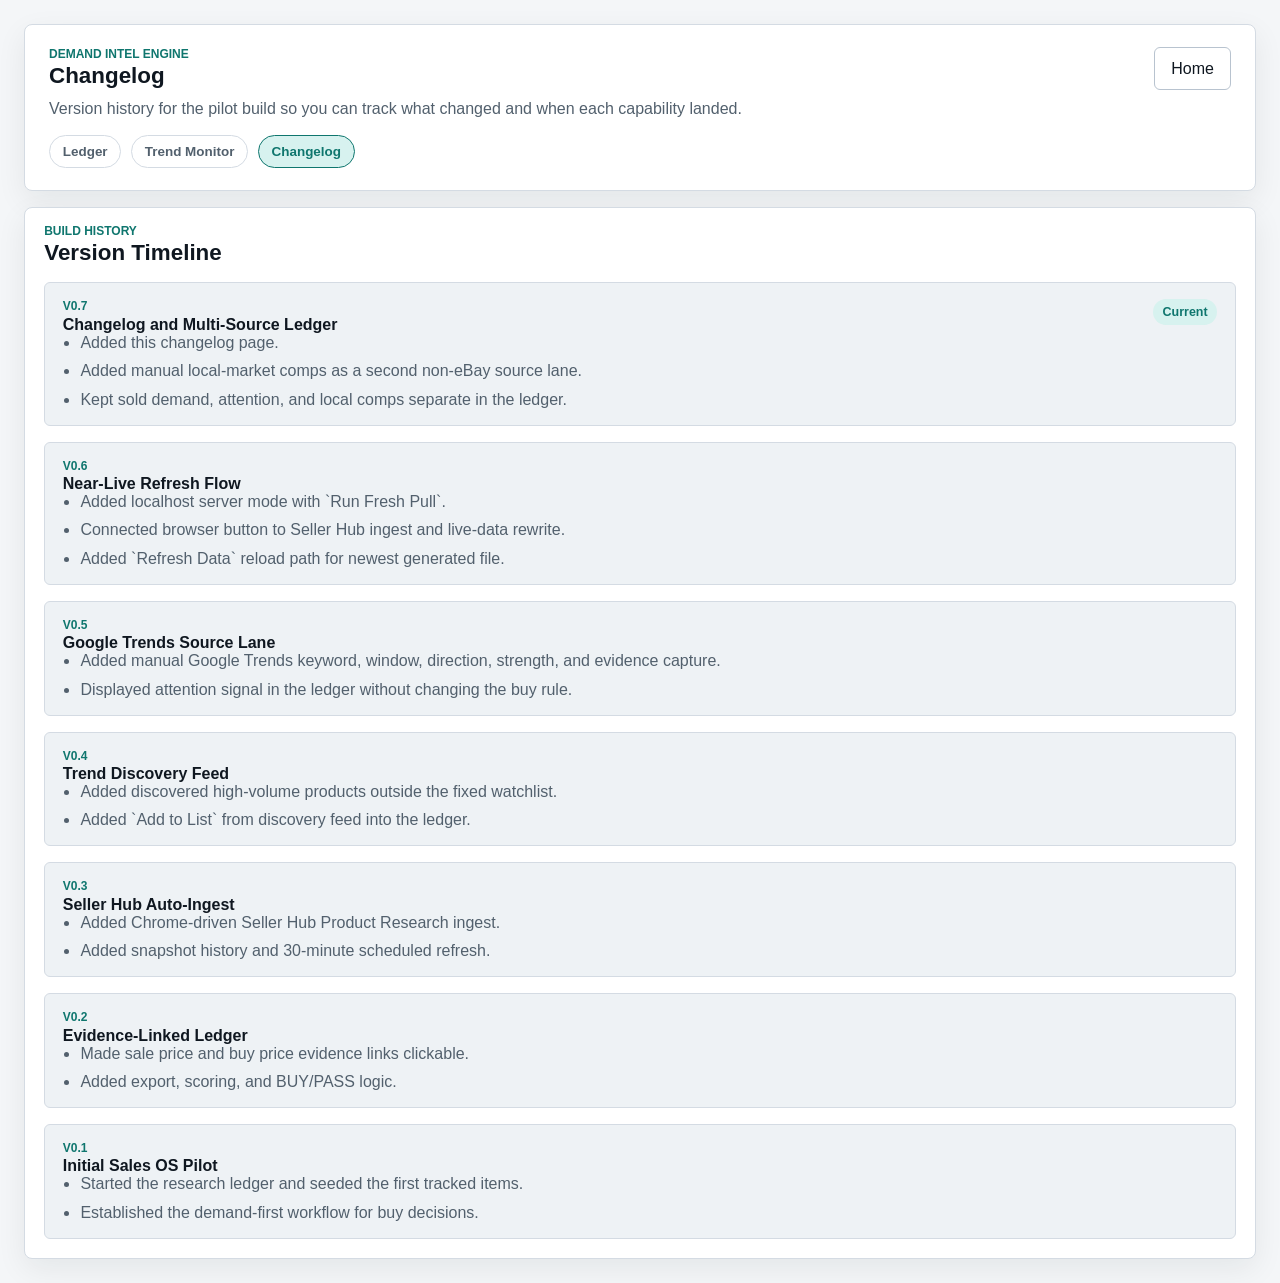
<file: changelog.html>
<!DOCTYPE html>
<html lang="en">
  <head>
    <meta charset="UTF-8" />
    <meta name="viewport" content="width=device-width, initial-scale=1.0" />
    <title>Sales OS Changelog</title>
    <link rel="stylesheet" href="./styles.css" />
  </head>
  <body>
    <div class="app-shell">
      <header class="topbar">
        <div>
          <p class="eyebrow">Demand Intel Engine</p>
          <h1>Changelog</h1>
          <p class="subtle">
            Version history for the pilot build so you can track what changed and
            when each capability landed.
          </p>
          <nav class="view-nav" aria-label="Views">
            <a href="./index.html" class="view-link">Ledger</a>
            <a href="./trends.html" class="view-link">Trend Monitor</a>
            <a href="./changelog.html" class="view-link is-active">Changelog</a>
          </nav>
        </div>
        <div class="topbar-actions">
          <a href="./index.html" class="button-link">Home</a>
        </div>
      </header>

      <main class="workspace single-column">
        <section class="primary-panel">
          <div class="section-header">
            <div>
              <p class="eyebrow">Build History</p>
              <h2>Version Timeline</h2>
            </div>
          </div>

          <div class="changelog-list">
            <article class="change-entry">
              <div class="change-entry-head">
                <div>
                  <p class="eyebrow">v0.7</p>
                  <h3>Changelog and Multi-Source Ledger</h3>
                </div>
                <span class="score-pill">Current</span>
              </div>
              <ul class="rules-list">
                <li>Added this changelog page.</li>
                <li>Added manual local-market comps as a second non-eBay source lane.</li>
                <li>Kept sold demand, attention, and local comps separate in the ledger.</li>
              </ul>
            </article>

            <article class="change-entry">
              <div class="change-entry-head">
                <div>
                  <p class="eyebrow">v0.6</p>
                  <h3>Near-Live Refresh Flow</h3>
                </div>
              </div>
              <ul class="rules-list">
                <li>Added localhost server mode with `Run Fresh Pull`.</li>
                <li>Connected browser button to Seller Hub ingest and live-data rewrite.</li>
                <li>Added `Refresh Data` reload path for newest generated file.</li>
              </ul>
            </article>

            <article class="change-entry">
              <div class="change-entry-head">
                <div>
                  <p class="eyebrow">v0.5</p>
                  <h3>Google Trends Source Lane</h3>
                </div>
              </div>
              <ul class="rules-list">
                <li>Added manual Google Trends keyword, window, direction, strength, and evidence capture.</li>
                <li>Displayed attention signal in the ledger without changing the buy rule.</li>
              </ul>
            </article>

            <article class="change-entry">
              <div class="change-entry-head">
                <div>
                  <p class="eyebrow">v0.4</p>
                  <h3>Trend Discovery Feed</h3>
                </div>
              </div>
              <ul class="rules-list">
                <li>Added discovered high-volume products outside the fixed watchlist.</li>
                <li>Added `Add to List` from discovery feed into the ledger.</li>
              </ul>
            </article>

            <article class="change-entry">
              <div class="change-entry-head">
                <div>
                  <p class="eyebrow">v0.3</p>
                  <h3>Seller Hub Auto-Ingest</h3>
                </div>
              </div>
              <ul class="rules-list">
                <li>Added Chrome-driven Seller Hub Product Research ingest.</li>
                <li>Added snapshot history and 30-minute scheduled refresh.</li>
              </ul>
            </article>

            <article class="change-entry">
              <div class="change-entry-head">
                <div>
                  <p class="eyebrow">v0.2</p>
                  <h3>Evidence-Linked Ledger</h3>
                </div>
              </div>
              <ul class="rules-list">
                <li>Made sale price and buy price evidence links clickable.</li>
                <li>Added export, scoring, and BUY/PASS logic.</li>
              </ul>
            </article>

            <article class="change-entry">
              <div class="change-entry-head">
                <div>
                  <p class="eyebrow">v0.1</p>
                  <h3>Initial Sales OS Pilot</h3>
                </div>
              </div>
              <ul class="rules-list">
                <li>Started the research ledger and seeded the first tracked items.</li>
                <li>Established the demand-first workflow for buy decisions.</li>
              </ul>
            </article>
          </div>
        </section>
      </main>
    </div>
  </body>
</html>
</file>
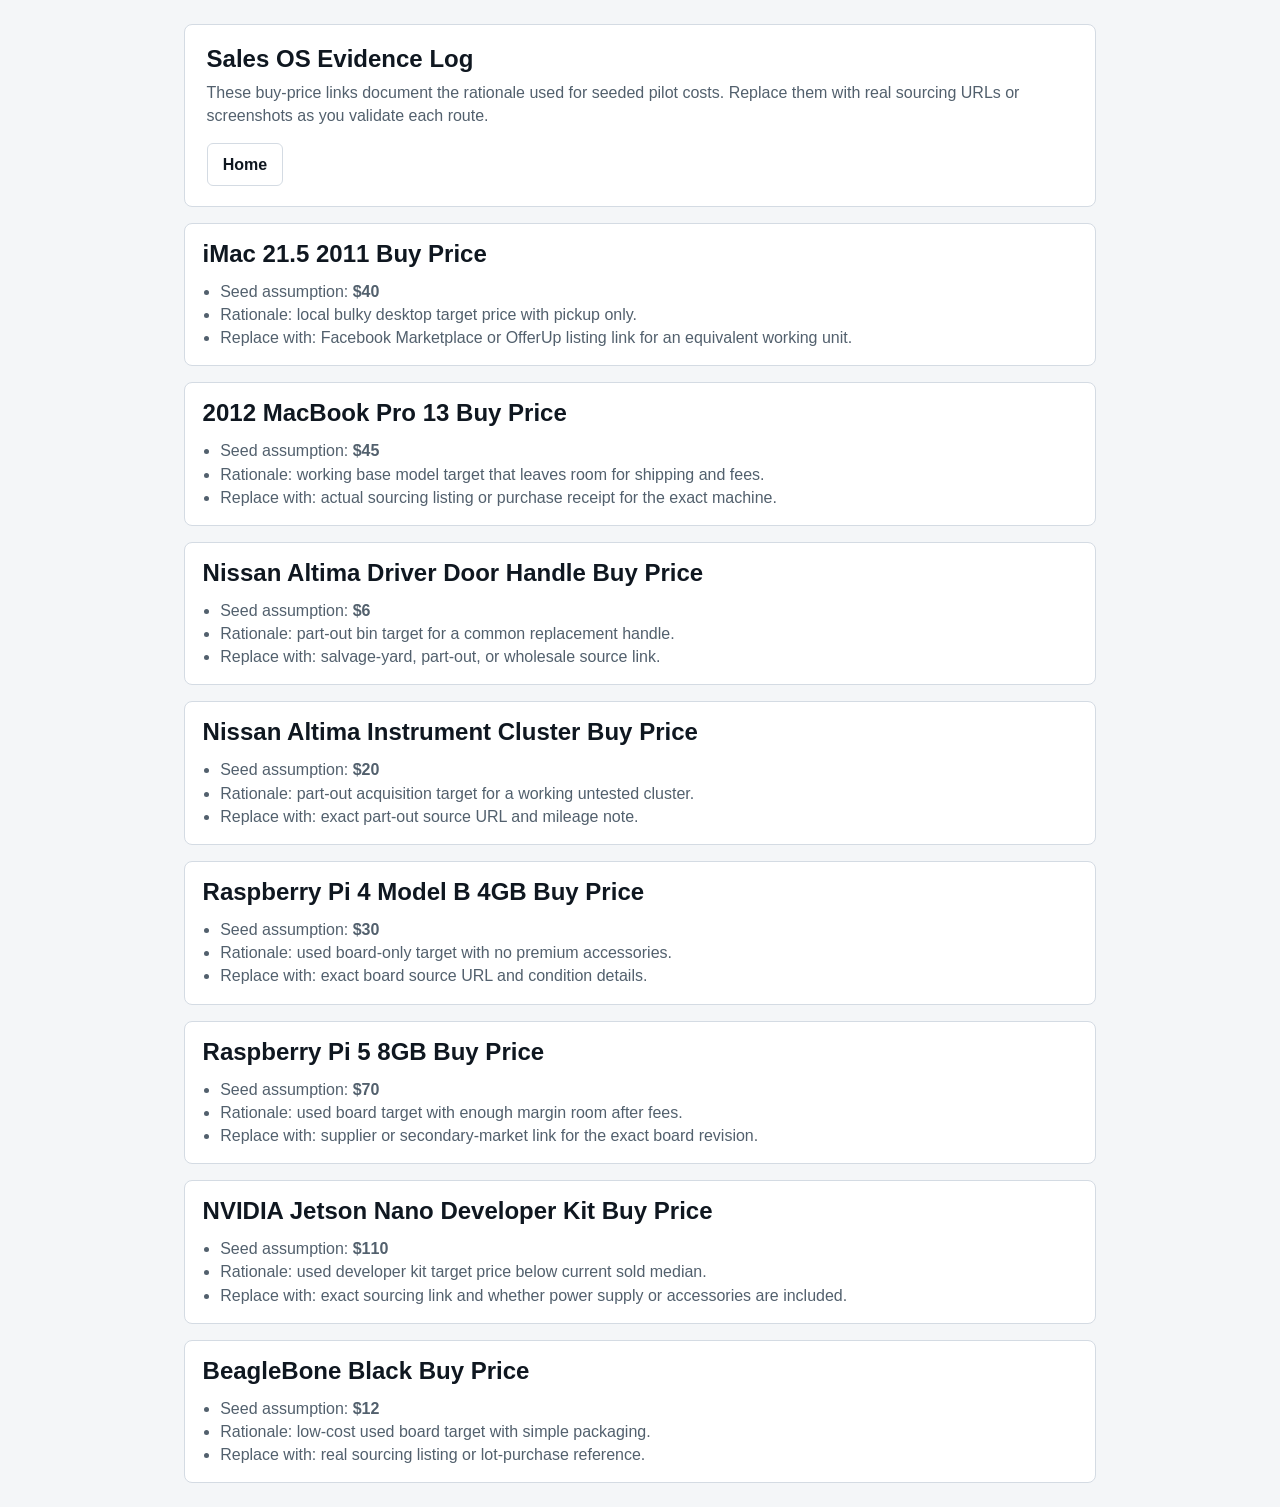
<file: evidence.html>
<!DOCTYPE html>
<html lang="en">
  <head>
    <meta charset="UTF-8" />
    <meta name="viewport" content="width=device-width, initial-scale=1.0" />
    <title>Sales OS Evidence Log</title>
    <style>
      :root {
        color-scheme: light;
        --bg: #f4f6f8;
        --panel: #ffffff;
        --line: #d4dbe3;
        --text: #0f1720;
        --muted: #52606d;
        --accent: #0f766e;
      }

      * {
        box-sizing: border-box;
      }

      body {
        margin: 0;
        font-family: Inter, Arial, Helvetica, sans-serif;
        background: var(--bg);
        color: var(--text);
      }

      main {
        max-width: 960px;
        margin: 0 auto;
        padding: 1.5rem;
      }

      .hero,
      .entry {
        background: var(--panel);
        border: 1px solid var(--line);
        border-radius: 8px;
      }

      .hero {
        padding: 1.25rem 1.35rem;
      }

      .hero h1,
      .entry h2 {
        margin: 0;
      }

      .hero p {
        margin: 0.5rem 0 0;
        color: var(--muted);
        line-height: 1.45;
      }

      .entry-list {
        display: grid;
        gap: 1rem;
        margin-top: 1rem;
      }

      .entry {
        padding: 1rem 1.1rem;
      }

      .entry p,
      .entry li {
        color: var(--muted);
        line-height: 1.45;
      }

      .entry ul {
        margin: 0.75rem 0 0;
        padding-left: 1.1rem;
      }

      a {
        color: var(--accent);
      }

      .home-link {
        display: inline-flex;
        align-items: center;
        justify-content: center;
        margin-top: 1rem;
        padding: 0.7rem 0.95rem;
        border: 1px solid var(--line);
        border-radius: 6px;
        background: #fff;
        color: var(--text);
        text-decoration: none;
        font-weight: 600;
      }
    </style>
  </head>
  <body>
    <main>
      <section class="hero">
        <h1>Sales OS Evidence Log</h1>
        <p>
          These buy-price links document the rationale used for seeded pilot costs.
          Replace them with real sourcing URLs or screenshots as you validate each route.
        </p>
        <a href="./index.html" class="home-link">Home</a>
      </section>

      <section class="entry-list">
        <article class="entry" id="imac-2011-buy">
          <h2>iMac 21.5 2011 Buy Price</h2>
          <ul>
            <li>Seed assumption: <strong>$40</strong></li>
            <li>Rationale: local bulky desktop target price with pickup only.</li>
            <li>Replace with: Facebook Marketplace or OfferUp listing link for an equivalent working unit.</li>
          </ul>
        </article>

        <article class="entry" id="macbook-pro-2012-buy">
          <h2>2012 MacBook Pro 13 Buy Price</h2>
          <ul>
            <li>Seed assumption: <strong>$45</strong></li>
            <li>Rationale: working base model target that leaves room for shipping and fees.</li>
            <li>Replace with: actual sourcing listing or purchase receipt for the exact machine.</li>
          </ul>
        </article>

        <article class="entry" id="altima-door-handle-buy">
          <h2>Nissan Altima Driver Door Handle Buy Price</h2>
          <ul>
            <li>Seed assumption: <strong>$6</strong></li>
            <li>Rationale: part-out bin target for a common replacement handle.</li>
            <li>Replace with: salvage-yard, part-out, or wholesale source link.</li>
          </ul>
        </article>

        <article class="entry" id="altima-cluster-buy">
          <h2>Nissan Altima Instrument Cluster Buy Price</h2>
          <ul>
            <li>Seed assumption: <strong>$20</strong></li>
            <li>Rationale: part-out acquisition target for a working untested cluster.</li>
            <li>Replace with: exact part-out source URL and mileage note.</li>
          </ul>
        </article>

        <article class="entry" id="raspberry-pi-4-4gb-buy">
          <h2>Raspberry Pi 4 Model B 4GB Buy Price</h2>
          <ul>
            <li>Seed assumption: <strong>$30</strong></li>
            <li>Rationale: used board-only target with no premium accessories.</li>
            <li>Replace with: exact board source URL and condition details.</li>
          </ul>
        </article>

        <article class="entry" id="raspberry-pi-5-8gb-buy">
          <h2>Raspberry Pi 5 8GB Buy Price</h2>
          <ul>
            <li>Seed assumption: <strong>$70</strong></li>
            <li>Rationale: used board target with enough margin room after fees.</li>
            <li>Replace with: supplier or secondary-market link for the exact board revision.</li>
          </ul>
        </article>

        <article class="entry" id="jetson-nano-buy">
          <h2>NVIDIA Jetson Nano Developer Kit Buy Price</h2>
          <ul>
            <li>Seed assumption: <strong>$110</strong></li>
            <li>Rationale: used developer kit target price below current sold median.</li>
            <li>Replace with: exact sourcing link and whether power supply or accessories are included.</li>
          </ul>
        </article>

        <article class="entry" id="beaglebone-black-buy">
          <h2>BeagleBone Black Buy Price</h2>
          <ul>
            <li>Seed assumption: <strong>$12</strong></li>
            <li>Rationale: low-cost used board target with simple packaging.</li>
            <li>Replace with: real sourcing listing or lot-purchase reference.</li>
          </ul>
        </article>
      </section>
    </main>
  </body>
</html>
</file>
<file: styles.css>
:root {
  color-scheme: light;
  --bg: #f4f6f8;
  --panel: #ffffff;
  --panel-muted: #eef2f5;
  --line: #d4dbe3;
  --line-strong: #b8c3cf;
  --text: #0f1720;
  --muted: #52606d;
  --accent: #0f766e;
  --accent-soft: #d7f2ef;
  --good: #146c2e;
  --good-soft: #dff5e4;
  --bad: #a43d1b;
  --bad-soft: #f8dfd7;
  --shadow: 0 10px 30px rgba(15, 23, 32, 0.07);
  --radius: 8px;
}

* {
  box-sizing: border-box;
}

body {
  margin: 0;
  font-family: Inter, Arial, Helvetica, sans-serif;
  color: var(--text);
  background: var(--bg);
}

button,
input,
select,
textarea {
  font: inherit;
}

button,
input,
select,
textarea {
  border: 1px solid var(--line);
  border-radius: 6px;
  background: #fff;
  color: var(--text);
}

button {
  padding: 0.72rem 1rem;
  background: var(--accent);
  color: #fff;
  border-color: var(--accent);
  cursor: pointer;
}

button.secondary {
  background: #fff;
  color: var(--text);
  border-color: var(--line-strong);
}

.button-link {
  display: inline-flex;
  align-items: center;
  justify-content: center;
  min-height: 42px;
  padding: 0.72rem 1rem;
  border: 1px solid var(--line-strong);
  border-radius: 6px;
  background: #fff;
  color: var(--text);
  text-decoration: none;
  font-weight: 500;
}

.button-link:hover {
  border-color: var(--line-strong);
}

.button-link[aria-current="page"] {
  background: var(--accent-soft);
  border-color: var(--accent);
  color: var(--accent);
}

button:hover,
input:hover,
select:hover,
textarea:hover {
  border-color: var(--line-strong);
}

input,
select,
textarea {
  width: 100%;
  padding: 0.7rem 0.8rem;
}

textarea {
  resize: vertical;
}

.app-shell {
  min-height: 100vh;
  padding: 1.5rem;
}

.topbar,
.summary-band,
.primary-panel,
.panel-block {
  background: var(--panel);
  border: 1px solid var(--line);
  border-radius: var(--radius);
  box-shadow: var(--shadow);
}

.topbar {
  display: flex;
  justify-content: space-between;
  gap: 1rem;
  padding: 1.4rem 1.5rem;
  align-items: flex-start;
}

.topbar h1,
.section-header h2 {
  margin: 0.1rem 0 0;
  font-size: 1.4rem;
  line-height: 1.2;
}

.eyebrow {
  margin: 0;
  text-transform: uppercase;
  letter-spacing: 0;
  font-size: 0.75rem;
  font-weight: 700;
  color: var(--accent);
}

.subtle {
  margin: 0.45rem 0 0;
  max-width: 58rem;
  color: var(--muted);
  line-height: 1.45;
}

.view-nav {
  display: flex;
  gap: 0.6rem;
  flex-wrap: wrap;
  margin-top: 0.9rem;
}

.view-link {
  display: inline-flex;
  align-items: center;
  justify-content: center;
  padding: 0.5rem 0.8rem;
  border: 1px solid var(--line);
  border-radius: 999px;
  color: var(--muted);
  background: #fff;
  text-decoration: none;
  font-size: 0.84rem;
  font-weight: 600;
}

.view-link.is-active {
  border-color: var(--accent);
  background: var(--accent-soft);
  color: var(--accent);
}

.topbar-actions {
  display: flex;
  gap: 0.75rem;
  flex-wrap: wrap;
}

.summary-band {
  margin-top: 1rem;
  padding: 1rem 1.25rem;
  display: grid;
  gap: 0.75rem;
  grid-template-columns: repeat(6, minmax(0, 1fr));
}

.metric {
  min-width: 0;
  padding: 0.25rem 0;
}

.metric-label {
  display: block;
  color: var(--muted);
  font-size: 0.82rem;
}

.metric strong {
  display: block;
  margin-top: 0.25rem;
  font-size: 1.2rem;
}

.workspace {
  display: grid;
  grid-template-columns: minmax(0, 1.8fr) minmax(320px, 0.95fr);
  gap: 1rem;
  margin-top: 1rem;
}

.primary-panel {
  padding: 1rem 1.2rem 1.2rem;
}

.side-panel {
  display: grid;
  gap: 1rem;
  align-content: start;
}

.panel-block {
  padding: 1rem 1.1rem 1.15rem;
}

.section-header {
  display: flex;
  justify-content: space-between;
  align-items: end;
  gap: 1rem;
}

.section-header.compact {
  align-items: start;
}

.inline-controls {
  display: flex;
  gap: 0.75rem;
  align-items: end;
  flex-wrap: wrap;
}

.inline-controls label,
.item-form label {
  color: var(--muted);
  font-size: 0.84rem;
  display: grid;
  gap: 0.35rem;
}

.table-wrap {
  margin-top: 1rem;
  overflow: auto;
  border: 1px solid var(--line);
  border-radius: 6px;
}

.action-state {
  min-height: 1.25rem;
  margin-top: 0.85rem;
  color: var(--accent);
  font-size: 0.84rem;
  font-weight: 600;
}

.discovery-panel {
  margin-top: 1rem;
  padding: 1rem;
  border: 1px solid var(--line);
  border-radius: 6px;
  background: var(--panel-muted);
}

.discovery-card {
  padding: 0.9rem 1rem;
  border: 1px solid var(--line);
  border-radius: 6px;
  background: #fff;
}

.discovery-card h3 {
  margin: 0;
  font-size: 1rem;
}

.discovery-card p {
  margin: 0.35rem 0 0;
  color: var(--muted);
  font-size: 0.86rem;
  line-height: 1.45;
}

.discovery-card-actions {
  display: flex;
  gap: 0.6rem;
  align-items: center;
  flex-wrap: wrap;
  margin-top: 0.8rem;
}

.discovery-card-actions button[disabled] {
  cursor: default;
  opacity: 0.72;
}

table {
  width: 100%;
  border-collapse: collapse;
  min-width: 1680px;
}

thead {
  background: var(--panel-muted);
}

th,
td {
  padding: 0.8rem 0.7rem;
  border-bottom: 1px solid var(--line);
  text-align: left;
  vertical-align: top;
  font-size: 0.9rem;
}

th {
  color: var(--muted);
  font-size: 0.78rem;
  text-transform: uppercase;
}

tbody tr:last-child td {
  border-bottom: 0;
}

.row-item {
  min-width: 220px;
}

.row-item strong {
  display: block;
  margin-bottom: 0.25rem;
}

.row-item small,
.supporting-text {
  color: var(--muted);
  line-height: 1.4;
}

.numeric {
  white-space: nowrap;
}

.trend-up {
  color: var(--good);
  font-weight: 700;
}

.trend-down {
  color: var(--bad);
  font-weight: 700;
}

.trend-flat {
  color: var(--muted);
  font-weight: 700;
}

.sparkline {
  letter-spacing: 0;
  font-size: 0.95rem;
}

.price-cell {
  display: grid;
  gap: 0.2rem;
}

.trend-signal-cell {
  display: grid;
  gap: 0.2rem;
  min-width: 148px;
}

.single-column {
  display: block;
}

.changelog-list {
  display: grid;
  gap: 1rem;
  margin-top: 1rem;
}

.change-entry {
  border: 1px solid var(--line);
  border-radius: 6px;
  padding: 1rem 1.1rem;
  background: var(--panel-muted);
}

.change-entry-head {
  display: flex;
  align-items: flex-start;
  justify-content: space-between;
  gap: 1rem;
}

.change-entry h3 {
  margin: 0.15rem 0 0;
  font-size: 1rem;
}

.price-value {
  font-weight: 600;
}

.evidence-link,
.missing-evidence {
  font-size: 0.75rem;
  line-height: 1.2;
}

.evidence-link {
  color: var(--accent);
  text-decoration: none;
}

.evidence-link:hover {
  text-decoration: underline;
}

.missing-evidence {
  color: var(--muted);
}

.decision-pill,
.score-pill {
  display: inline-flex;
  align-items: center;
  justify-content: center;
  min-width: 64px;
  padding: 0.35rem 0.6rem;
  border-radius: 999px;
  font-size: 0.78rem;
  font-weight: 700;
}

.decision-buy {
  color: var(--good);
  background: var(--good-soft);
}

.decision-pass {
  color: var(--bad);
  background: var(--bad-soft);
}

.decision-needs-price {
  color: #8a5a00;
  background: #fff2c2;
}

.decision-watch {
  color: #2c5fb5;
  background: #dce9fb;
}

.decision-exception {
  color: #7c3aed;
  background: #ece3ff;
}

.score-pill {
  min-width: 54px;
  color: var(--accent);
  background: var(--accent-soft);
}

.buyer-intel-cell {
  display: grid;
  gap: 0.2rem;
  min-width: 220px;
}

.buyer-intel-cell strong {
  font-size: 0.84rem;
}

.buyer-action-cell {
  min-width: 180px;
  color: var(--muted);
  font-size: 0.84rem;
  line-height: 1.35;
}

.stack-list {
  display: grid;
  gap: 0.75rem;
}

.candidate {
  padding: 0.85rem 0.9rem;
  border: 1px solid var(--line);
  border-radius: 6px;
  background: #fff;
}

.candidate h3 {
  margin: 0;
  font-size: 0.98rem;
}

.candidate p {
  margin: 0.35rem 0 0;
  color: var(--muted);
  font-size: 0.86rem;
  line-height: 1.4;
}

.margin-preview {
  display: grid;
  gap: 0.75rem;
}

.margin-preview-grid {
  display: grid;
  gap: 0.6rem;
  grid-template-columns: repeat(2, minmax(0, 1fr));
}

.margin-preview-grid > div,
.margin-baseline {
  border: 1px solid var(--line);
  border-radius: 6px;
  background: var(--panel-muted);
  padding: 0.8rem 0.9rem;
}

.margin-preview-grid span,
.margin-baseline span {
  display: block;
  color: var(--muted);
  font-size: 0.76rem;
}

.margin-preview-grid strong,
.margin-baseline strong {
  display: block;
  margin-top: 0.2rem;
  font-size: 0.98rem;
}

.margin-note {
  margin: 0;
  color: var(--muted);
  font-size: 0.84rem;
  line-height: 1.45;
}

.empty-state {
  padding: 1rem;
  border: 1px dashed var(--line-strong);
  border-radius: 6px;
  color: var(--muted);
  background: var(--panel-muted);
}

.item-form {
  display: grid;
  gap: 0.8rem;
  grid-template-columns: repeat(2, minmax(0, 1fr));
}

.item-form .full-span {
  grid-column: 1 / -1;
}

.rules-list {
  margin: 0;
  padding-left: 1.1rem;
  color: var(--muted);
  display: grid;
  gap: 0.65rem;
}

@media (max-width: 1120px) {
  .summary-band {
    grid-template-columns: repeat(3, minmax(0, 1fr));
  }

  .workspace {
    grid-template-columns: 1fr;
  }
}

@media (max-width: 720px) {
  .app-shell {
    padding: 1rem;
  }

  .topbar,
  .summary-band,
  .primary-panel,
  .panel-block {
    padding-left: 1rem;
    padding-right: 1rem;
  }

  .summary-band {
    grid-template-columns: repeat(2, minmax(0, 1fr));
  }

  .topbar {
    flex-direction: column;
  }

  .topbar-actions,
  .inline-controls {
    width: 100%;
  }

  .inline-controls label {
    min-width: 0;
    flex: 1 1 180px;
  }

  .item-form {
    grid-template-columns: 1fr;
  }
}

/* WELCOME MODAL */
.modal-overlay {
  position: fixed;
  top: 0;
  left: 0;
  right: 0;
  bottom: 0;
  background: rgba(15, 23, 32, 0.5);
  display: flex;
  align-items: center;
  justify-content: center;
  z-index: 1000;
}

.modal-overlay.hidden {
  display: none;
}

.modal-card {
  background: var(--panel);
  border-radius: var(--radius);
  box-shadow: var(--shadow);
  max-width: 500px;
  width: 90%;
  padding: 2rem;
}

.modal-card h2 {
  margin: 0 0 0.5rem 0;
  font-size: 1.5rem;
}

.modal-card .subtitle {
  margin: 0 0 2rem 0;
  color: var(--muted);
  font-size: 0.95rem;
}

.value-prop {
  display: flex;
  flex-direction: column;
  gap: 1rem;
  margin: 1.5rem 0;
}

.value-prop > div {
  display: flex;
  gap: 1rem;
  align-items: flex-start;
}

.value-prop span {
  font-size: 1.5rem;
  flex-shrink: 0;
}

.value-prop h4 {
  margin: 0 0 0.25rem 0;
  font-size: 0.95rem;
}

.value-prop p {
  margin: 0;
  font-size: 0.85rem;
  color: var(--muted);
}

.modal-card h3 {
  margin: 1.5rem 0 0.75rem 0;
  font-size: 1rem;
}

.modal-card ol {
  margin: 0;
  padding-left: 1.5rem;
  color: var(--muted);
}

.modal-card li {
  margin: 0.5rem 0;
  font-size: 0.9rem;
}

.modal-buttons {
  display: flex;
  gap: 0.75rem;
  margin-top: 1.5rem;
}

.modal-buttons button {
  flex: 1;
}
</file>
